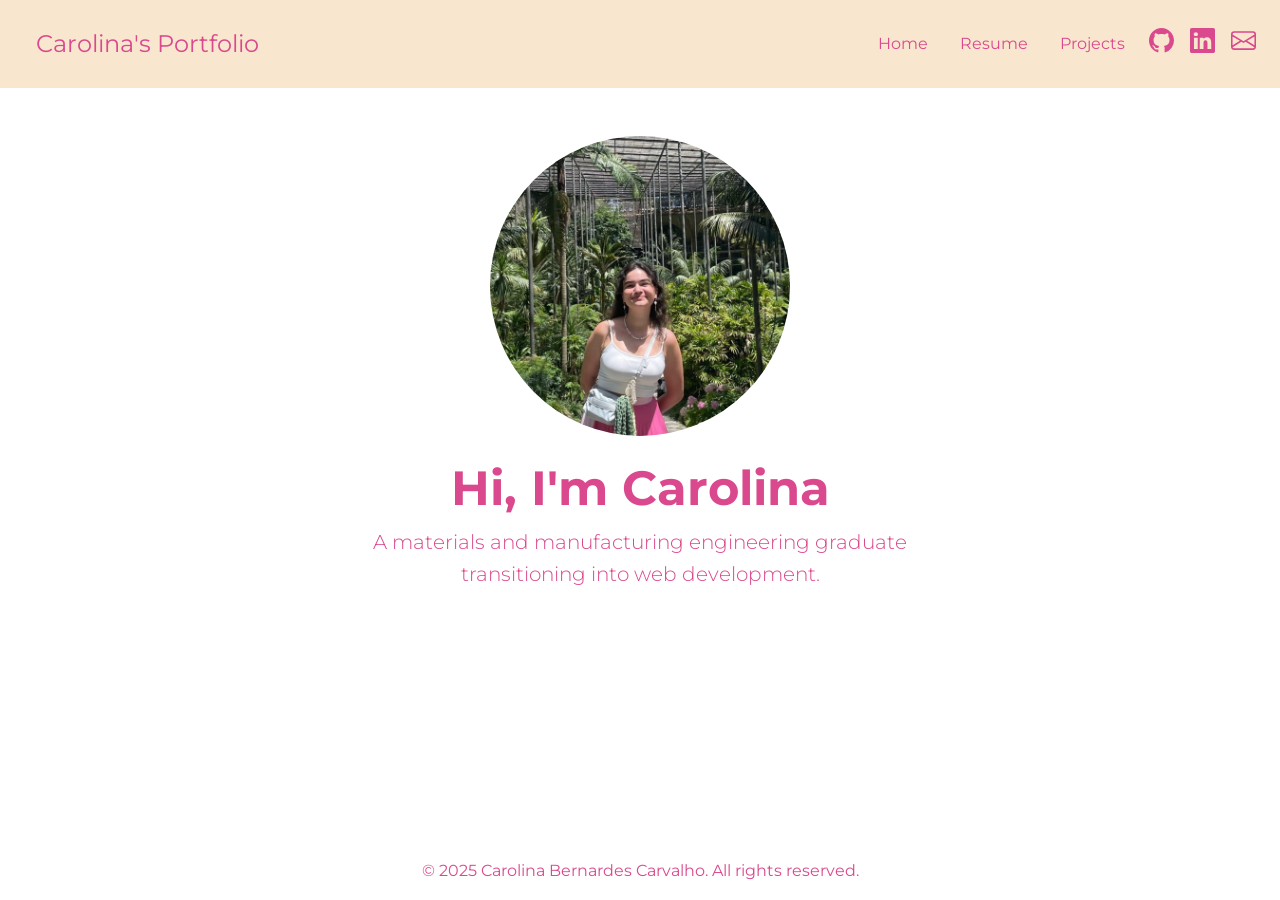
<file: index.html>
<!DOCTYPE html>
<html lang="en">
  <head>
    <meta charset="UTF-8" />
    <meta name="viewport" content="width=device-width, initial-scale=1.0" />
    <title>Carolina Sofia | Front-End Developer Portfolio</title>
    <meta
      name="description"
      content="Hi! I'm Carolina Sofia, a front-end developer looking for exciting projects to work on. Check out my past projects!"
    />

    <link rel="stylesheet" href="styles.css" />
    <link
      href="https://cdn.jsdelivr.net/npm/bootstrap@5.3.3/dist/css/bootstrap.min.css"
      rel="stylesheet"
      integrity="sha384-QWTKZyjpPEjISv5WaRU9OFeRpok6YctnYmDr5pNlyT2bRjXh0JMhjY6hW+ALEwIH"
      crossorigin="anonymous"
    />
    <!-- Montserrat-->
    <link rel="preconnect" href="https://fonts.googleapis.com" />
    <link rel="preconnect" href="https://fonts.gstatic.com" crossorigin />
    <link
      href="https://fonts.googleapis.com/css2?family=Montserrat:ital,wght@0,100..900;1,100..900&display=swap"
      rel="stylesheet"
    />
  </head>
  <body class="d-flex flex-column min-vh-100">
    <!-- Header -->
    <header
      class="custom-header d-flex flex-wrap justify-content-center py-4 pb-4 px-3"
    >
      <a
        href="/"
        class="d-flex align-items-center mb-3 mb-md-0 me-md-auto link-body-emphasis text-decoration-none"
      >
        <span class="fs-4">Carolina's Portfolio</span>
      </a>
      <ul class="nav nav-pills">
        <li class="nav-item">
          <a href="/" class="nav-link" aria-current="page">Home</a>
        </li>
        <li class="nav-item">
          <a href="/pages/resume.html" class="nav-link">Resume</a>
        </li>
        <li class="nav-item">
          <a href="/pages/projects/" class="nav-link">Projects</a>
        </li>
        <li class="nav-item">
          <!-- GitHub Badge -->

          <a
            href="https://github.com/Carolina-Sofia"
            target="_blank"
            class="nav-link py-1 px-2"
          >
            <svg
              xmlns="http://www.w3.org/2000/svg"
              width="25"
              height="25"
              fill="currentColor"
              class="bi bi-github"
              viewBox="0 0 16 16"
            >
              <path
                d="M8 0C3.58 0 0 3.58 0 8c0 3.54 2.29 6.53 5.47 7.59.4.07.55-.17.55-.38 0-.19-.01-.82-.01-1.49-2.01.37-2.53-.49-2.69-.94-.09-.23-.48-.94-.82-1.13-.28-.15-.68-.52-.01-.53.63-.01 1.08.58 1.23.82.72 1.21 1.87.87 2.33.66.07-.52.28-.87.51-1.07-1.78-.2-3.64-.89-3.64-3.95 0-.87.31-1.59.82-2.15-.08-.2-.36-1.02.08-2.12 0 0 .67-.21 2.2.82.64-.18 1.32-.27 2-.27s1.36.09 2 .27c1.53-1.04 2.2-.82 2.2-.82.44 1.1.16 1.92.08 2.12.51.56.82 1.27.82 2.15 0 3.07-1.87 3.75-3.65 3.95.29.25.54.73.54 1.48 0 1.07-.01 1.93-.01 2.2 0 .21.15.46.55.38A8.01 8.01 0 0 0 16 8c0-4.42-3.58-8-8-8"
              />
            </svg>
          </a>
        </li>
        <li class="nav-item">
          <!-- Linkedin Badge -->
          <a
            href="https://www.linkedin.com/in/carolina-bernardes-carvalho-62674b179"
            target="_blank"
            class="nav-link py-1 px-2"
          >
            <svg
              xmlns="http://www.w3.org/2000/svg"
              width="25"
              height="25"
              fill="currentColor"
              class="bi bi-linkedin"
              viewBox="0 0 16 16"
            >
              <path
                d="M0 1.146C0 .513.526 0 1.175 0h13.65C15.474 0 16 .513 16 1.146v13.708c0 .633-.526 1.146-1.175 1.146H1.175C.526 16 0 15.487 0 14.854zm4.943 12.248V6.169H2.542v7.225zm-1.2-8.212c.837 0 1.358-.554 1.358-1.248-.015-.709-.52-1.248-1.342-1.248S2.4 3.226 2.4 3.934c0 .694.521 1.248 1.327 1.248zm4.908 8.212V9.359c0-.216.016-.432.08-.586.173-.431.568-.878 1.232-.878.869 0 1.216.662 1.216 1.634v3.865h2.401V9.25c0-2.22-1.184-3.252-2.764-3.252-1.274 0-1.845.7-2.165 1.193v.025h-.016l.016-.025V6.169h-2.4c.03.678 0 7.225 0 7.225z"
              />
            </svg>
          </a>
        </li>
        <li class="nav-item">
          <!-- Email Link -->
          <a
            href="mailto:bycarolinasofia@gmail.com"
            target="_blank"
            class="nav-link py-1 px-2"
          >
            <svg
              xmlns="http://www.w3.org/2000/svg"
              width="25"
              height="25"
              fill="currentColor"
              class="bi bi-envelope"
              viewBox="0 0 16 16"
            >
              <path
                d="M0 4a2 2 0 0 1 2-2h12a2 2 0 0 1 2 2v8a2 2 0 0 1-2 2H2a2 2 0 0 1-2-2zm2-1a1 1 0 0 0-1 1v.217l7 4.2 7-4.2V4a1 1 0 0 0-1-1zm13 2.383-4.708 2.825L15 11.105zm-.034 6.876-5.64-3.471L8 9.583l-1.326-.795-5.64 3.47A1 1 0 0 0 2 13h12a1 1 0 0 0 .966-.741M1 11.105l4.708-2.897L1 5.383z"
              />
            </svg>
          </a>
        </li>
      </ul>
    </header>

    <!-- Hero -->
    <div class="px-4 py-5 text-center">
      <img
        class="d-block mx-auto mb-4 profile-pic"
        alt="profile picture"
        width="300"
        src="/images/me.jpeg"
      />
      <h1 class="hi display-5 fw-bold">Hi, I'm Carolina</h1>
      <div class="col-lg-6 mx-auto">
        <p class="lead mb-4">
          A materials and manufacturing engineering graduate transitioning into
          web development.
        </p>
      </div>
    </div>

    <!-- Carrossel -->
    <div id="myCarousel" class="carousel slide">
      <div class="carousel-indicators">
        <button
          type="button"
          data-bs-target="#carouselExampleCaptions"
          data-bs-slide-to="0"
          class="active"
          aria-current="true"
          aria-label="Slide 1"
        ></button>
        <button
          type="button"
          data-bs-target="#carouselExampleCaptions"
          data-bs-slide-to="1"
          aria-label="Slide 2"
        ></button>
        <button
          type="button"
          data-bs-target="#carouselExampleCaptions"
          data-bs-slide-to="2"
          aria-label="Slide 3"
        ></button>
      </div>
      <div class="carousel-inner">
        <div class="carousel-item active">
          <!-- <img src="..." class="d-block w-100" alt="..."> -->
          <div class="carousel-caption d-none d-md-block">
            <h5>First slide label</h5>
            <p>Some representative placeholder content for the first slide.</p>
          </div>
        </div>
        <div class="carousel-item">
          <!-- <img src="..." class="d-block w-100" alt="..."> -->
          <div class="carousel-caption d-none d-md-block">
            <h5>Second slide label</h5>
            <p>Some representative placeholder content for the second slide.</p>
          </div>
        </div>
        <div class="carousel-item">
          <!-- <img src="..." class="d-block w-100" alt="..."> -->
          <div class="carousel-caption d-none d-md-block">
            <h5>Third slide label</h5>
            <p>Some representative placeholder content for the third slide.</p>
          </div>
        </div>
      </div>
      <button
        class="carousel-control-prev"
        type="button"
        data-bs-target="#carouselExampleCaptions"
        data-bs-slide="prev"
      >
        <span class="carousel-control-prev-icon" aria-hidden="true"></span>
        <span class="visually-hidden">Previous</span>
      </button>
      <button
        class="carousel-control-next"
        type="button"
        data-bs-target="#carouselExampleCaptions"
        data-bs-slide="next"
      >
        <span class="carousel-control-next-icon" aria-hidden="true"></span>
        <span class="visually-hidden">Next</span>
      </button>
    </div>

    <!-- Footer -->
    <footer class="footer mt-auto py-3">
      <div class="container">
        <p class="mb-0">
          &copy; 2025 Carolina Bernardes Carvalho. All rights reserved.
        </p>
      </div>
    </footer>

    <!-- Link to External JavaScript -->
    <script src="script.js"></script>
    <!-- Bootstrap JS Bundle (includes Popper) -->
    <!-- Bootstrap JS Bundle with Popper -->
    <script src="https://cdn.jsdelivr.net/npm/bootstrap@5.3.0/dist/js/bootstrap.bundle.min.js"></script>
    <!-- Bootstrap Icons -->
    <link
      rel="stylesheet"
      href="https://cdn.jsdelivr.net/npm/bootstrap-icons@1.10.5/font/bootstrap-icons.css"
    />
  </body>
</html>
</file>
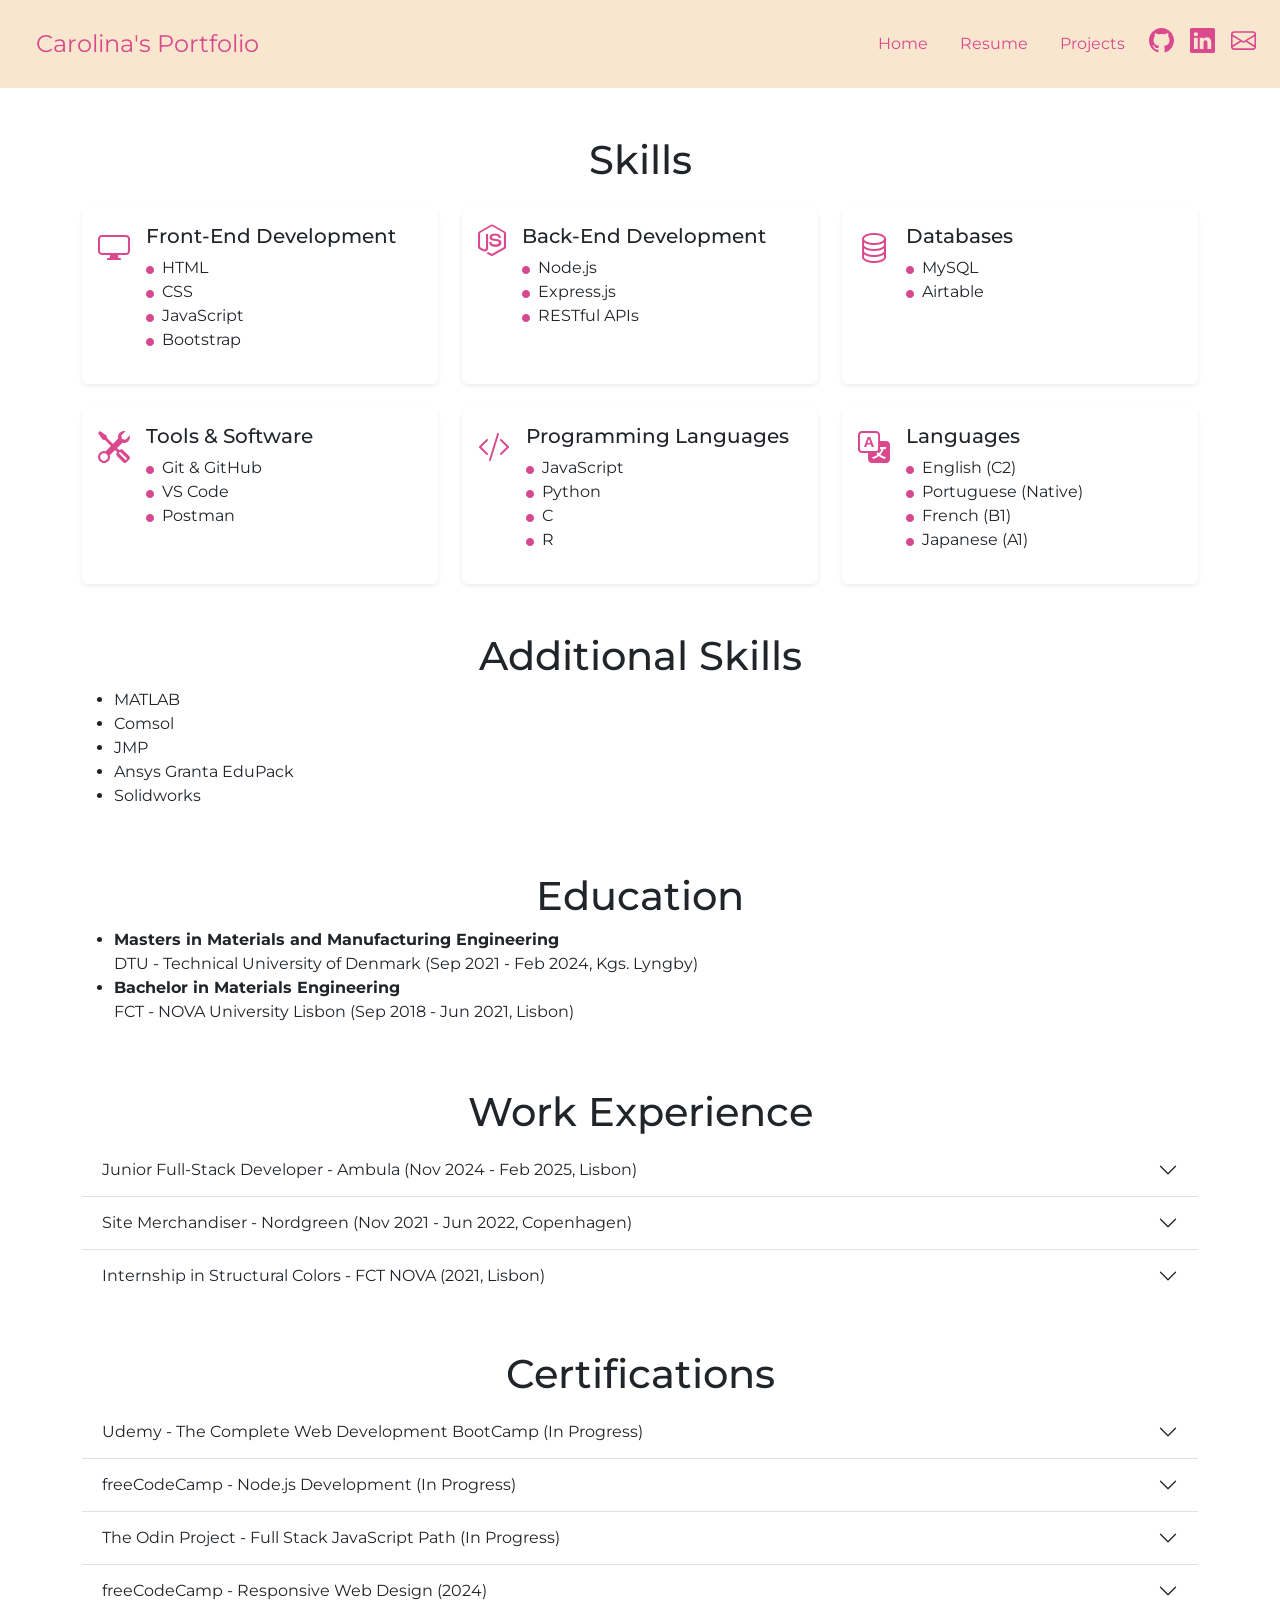
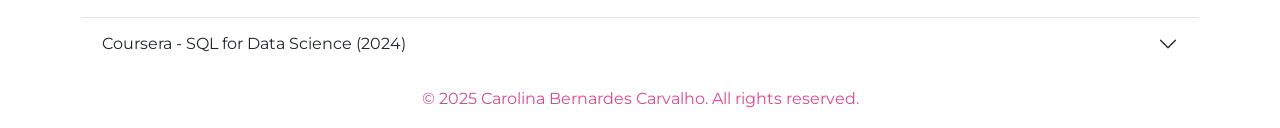
<file: pages/resume.html>
<!DOCTYPE html>
<html lang="en">
  <head>
    <meta charset="UTF-8" />
    <meta name="viewport" content="width=device-width, initial-scale=1.0" />
    <title>Carolina's Portfolio</title>
    <link rel="stylesheet" href="../styles.css" />
    <link
      href="https://cdn.jsdelivr.net/npm/bootstrap@5.3.3/dist/css/bootstrap.min.css"
      rel="stylesheet"
      integrity="sha384-QWTKZyjpPEjISv5WaRU9OFeRpok6YctnYmDr5pNlyT2bRjXh0JMhjY6hW+ALEwIH"
      crossorigin="anonymous"
    />
    <!-- Montserrat-->
    <link rel="preconnect" href="https://fonts.googleapis.com" />
    <link rel="preconnect" href="https://fonts.gstatic.com" crossorigin />
    <link
      href="https://fonts.googleapis.com/css2?family=Montserrat:ital,wght@0,100..900;1,100..900&display=swap"
      rel="stylesheet"
    />
    <!-- Font Awesome CDN -->
    <link
      rel="stylesheet"
      href="https://cdnjs.cloudflare.com/ajax/libs/font-awesome/6.4.0/css/all.min.css"
      integrity="sha512-pVhPLO4+..."
      crossorigin="anonymous"
      referrerpolicy="no-referrer"
    />
  </head>
  <body class="d-flex flex-column min-vh-100">
    <!-- Header -->
    <header
      class="custom-header d-flex flex-wrap justify-content-center py-4 pb-4 px-3"
    >
      <a
        href="/"
        class="d-flex align-items-center mb-3 mb-md-0 me-md-auto link-body-emphasis text-decoration-none"
      >
        <span class="fs-4">Carolina's Portfolio</span>
      </a>
      <ul class="nav nav-pills">
        <li class="nav-item">
          <a href="/" class="nav-link" aria-current="page">Home</a>
        </li>
        <li class="nav-item">
          <a href="/pages/resume.html" class="nav-link">Resume</a>
        </li>
        <li class="nav-item">
          <a href="/pages/projects/" class="nav-link">Projects</a>
        </li>
        <li class="nav-item">
          <!-- GitHub Badge -->

          <a
            href="https://github.com/Carolina-Sofia"
            target="_blank"
            class="nav-link py-1 px-2"
          >
            <svg
              xmlns="http://www.w3.org/2000/svg"
              width="25"
              height="25"
              fill="currentColor"
              class="bi bi-github"
              viewBox="0 0 16 16"
            >
              <path
                d="M8 0C3.58 0 0 3.58 0 8c0 3.54 2.29 6.53 5.47 7.59.4.07.55-.17.55-.38 0-.19-.01-.82-.01-1.49-2.01.37-2.53-.49-2.69-.94-.09-.23-.48-.94-.82-1.13-.28-.15-.68-.52-.01-.53.63-.01 1.08.58 1.23.82.72 1.21 1.87.87 2.33.66.07-.52.28-.87.51-1.07-1.78-.2-3.64-.89-3.64-3.95 0-.87.31-1.59.82-2.15-.08-.2-.36-1.02.08-2.12 0 0 .67-.21 2.2.82.64-.18 1.32-.27 2-.27s1.36.09 2 .27c1.53-1.04 2.2-.82 2.2-.82.44 1.1.16 1.92.08 2.12.51.56.82 1.27.82 2.15 0 3.07-1.87 3.75-3.65 3.95.29.25.54.73.54 1.48 0 1.07-.01 1.93-.01 2.2 0 .21.15.46.55.38A8.01 8.01 0 0 0 16 8c0-4.42-3.58-8-8-8"
              />
            </svg>
          </a>
        </li>
        <li class="nav-item">
          <!-- Linkedin Badge -->
          <a
            href="https://www.linkedin.com/in/carolina-bernardes-carvalho-62674b179"
            target="_blank"
            class="nav-link py-1 px-2"
          >
            <svg
              xmlns="http://www.w3.org/2000/svg"
              width="25"
              height="25"
              fill="currentColor"
              class="bi bi-linkedin"
              viewBox="0 0 16 16"
            >
              <path
                d="M0 1.146C0 .513.526 0 1.175 0h13.65C15.474 0 16 .513 16 1.146v13.708c0 .633-.526 1.146-1.175 1.146H1.175C.526 16 0 15.487 0 14.854zm4.943 12.248V6.169H2.542v7.225zm-1.2-8.212c.837 0 1.358-.554 1.358-1.248-.015-.709-.52-1.248-1.342-1.248S2.4 3.226 2.4 3.934c0 .694.521 1.248 1.327 1.248zm4.908 8.212V9.359c0-.216.016-.432.08-.586.173-.431.568-.878 1.232-.878.869 0 1.216.662 1.216 1.634v3.865h2.401V9.25c0-2.22-1.184-3.252-2.764-3.252-1.274 0-1.845.7-2.165 1.193v.025h-.016l.016-.025V6.169h-2.4c.03.678 0 7.225 0 7.225z"
              />
            </svg>
          </a>
        </li>
        <li class="nav-item">
          <!-- Email Link -->
          <a
            href="mailto:bycarolinasofia@gmail.com"
            target="_blank"
            class="nav-link py-1 px-2"
          >
            <svg
              xmlns="http://www.w3.org/2000/svg"
              width="25"
              height="25"
              fill="currentColor"
              class="bi bi-envelope"
              viewBox="0 0 16 16"
            >
              <path
                d="M0 4a2 2 0 0 1 2-2h12a2 2 0 0 1 2 2v8a2 2 0 0 1-2 2H2a2 2 0 0 1-2-2zm2-1a1 1 0 0 0-1 1v.217l7 4.2 7-4.2V4a1 1 0 0 0-1-1zm13 2.383-4.708 2.825L15 11.105zm-.034 6.876-5.64-3.471L8 9.583l-1.326-.795-5.64 3.47A1 1 0 0 0 2 13h12a1 1 0 0 0 .966-.741M1 11.105l4.708-2.897L1 5.383z"
              />
            </svg>
          </a>
        </li>
      </ul>
    </header>

    <main>
      <section class="container-sm pt-5">
        <h1 class="mb-4 text-center">Skills</h1>

        <!-- Skills Grid -->
        <div class="row g-4">
          <!-- Front-End Development -->
          <div class="col-12 col-md-6 col-lg-4">
            <div class="card h-100 border-0 shadow-sm">
              <div class="card-body d-flex">
                <i class="bi bi-display me-3 skill-icon" aria-hidden="true"></i>
                <div>
                  <h5 class="card-title">Front-End Development</h5>
                  <ul class="list-unstyled">
                    <li>
                      <i
                        class="bi bi-circle-fill me-2 sub-item-icon"
                        aria-hidden="true"
                      ></i
                      >HTML
                    </li>
                    <li>
                      <i
                        class="bi bi-circle-fill me-2 sub-item-icon"
                        aria-hidden="true"
                      ></i
                      >CSS
                    </li>
                    <li>
                      <i
                        class="bi bi-circle-fill me-2 sub-item-icon"
                        aria-hidden="true"
                      ></i
                      >JavaScript
                    </li>
                    <li>
                      <i
                        class="bi bi-circle-fill me-2 sub-item-icon"
                        aria-hidden="true"
                      ></i
                      >Bootstrap
                    </li>
                  </ul>
                </div>
              </div>
            </div>
          </div>

          <!-- Back-End Development -->
          <div class="col-12 col-md-6 col-lg-4">
            <div class="card h-100 border-0 shadow-sm">
              <div class="card-body d-flex">
                <i
                  class="fab fa-node-js me-3 skill-icon"
                  aria-hidden="true"
                ></i>
                <div>
                  <h5 class="card-title">Back-End Development</h5>
                  <ul class="list-unstyled">
                    <li>
                      <i
                        class="bi bi-circle-fill me-2 sub-item-icon"
                        aria-hidden="true"
                      ></i
                      >Node.js
                    </li>
                    <li>
                      <i
                        class="bi bi-circle-fill me-2 sub-item-icon"
                        aria-hidden="true"
                      ></i
                      >Express.js
                    </li>
                    <li>
                      <i
                        class="bi bi-circle-fill me-2 sub-item-icon"
                        aria-hidden="true"
                      ></i
                      >RESTful APIs
                    </li>
                  </ul>
                </div>
              </div>
            </div>
          </div>

          <!-- Databases -->
          <div class="col-12 col-md-6 col-lg-4">
            <div class="card h-100 border-0 shadow-sm">
              <div class="card-body d-flex">
                <i
                  class="bi bi-database me-3 skill-icon"
                  aria-hidden="true"
                ></i>
                <div>
                  <h5 class="card-title">Databases</h5>
                  <ul class="list-unstyled">
                    <li>
                      <i
                        class="bi bi-circle-fill me-2 sub-item-icon"
                        aria-hidden="true"
                      ></i
                      >MySQL
                    </li>
                    <li>
                      <i
                        class="bi bi-circle-fill me-2 sub-item-icon"
                        aria-hidden="true"
                      ></i
                      >Airtable
                    </li>
                  </ul>
                </div>
              </div>
            </div>
          </div>

          <!-- Tools & Software -->
          <div class="col-12 col-md-6 col-lg-4">
            <div class="card h-100 border-0 shadow-sm">
              <div class="card-body d-flex">
                <i class="bi bi-tools me-3 skill-icon" aria-hidden="true"></i>
                <div>
                  <h5 class="card-title">Tools & Software</h5>
                  <ul class="list-unstyled">
                    <li>
                      <i
                        class="bi bi-circle-fill me-2 sub-item-icon"
                        aria-hidden="true"
                      ></i
                      >Git & GitHub
                    </li>
                    <li>
                      <i
                        class="bi bi-circle-fill me-2 sub-item-icon"
                        aria-hidden="true"
                      ></i
                      >VS Code
                    </li>
                    <li>
                      <i
                        class="bi bi-circle-fill me-2 sub-item-icon"
                        aria-hidden="true"
                      ></i
                      >Postman
                    </li>
                  </ul>
                </div>
              </div>
            </div>
          </div>

          <!-- Programming Languages -->
          <div class="col-12 col-md-6 col-lg-4">
            <div class="card h-100 border-0 shadow-sm">
              <div class="card-body d-flex">
                <i
                  class="bi bi-code-slash me-3 skill-icon"
                  aria-hidden="true"
                ></i>
                <div>
                  <h5 class="card-title">Programming Languages</h5>
                  <ul class="list-unstyled">
                    <li>
                      <i
                        class="bi bi-circle-fill me-2 sub-item-icon"
                        aria-hidden="true"
                      ></i
                      >JavaScript
                    </li>
                    <li>
                      <i
                        class="bi bi-circle-fill me-2 sub-item-icon"
                        aria-hidden="true"
                      ></i
                      >Python
                    </li>
                    <li>
                      <i
                        class="bi bi-circle-fill me-2 sub-item-icon"
                        aria-hidden="true"
                      ></i
                      >C
                    </li>
                    <li>
                      <i
                        class="bi bi-circle-fill me-2 sub-item-icon"
                        aria-hidden="true"
                      ></i
                      >R
                    </li>
                  </ul>
                </div>
              </div>
            </div>
          </div>

          <!-- Languages -->
          <div class="col-12 col-md-6 col-lg-4">
            <div class="card h-100 border-0 shadow-sm">
              <div class="card-body d-flex">
                <i
                  class="bi bi-translate me-3 skill-icon"
                  aria-hidden="true"
                ></i>
                <div>
                  <h5 class="card-title">Languages</h5>
                  <ul class="list-unstyled">
                    <li>
                      <i
                        class="bi bi-circle-fill me-2 sub-item-icon"
                        aria-hidden="true"
                      ></i
                      >English (C2)
                    </li>
                    <li>
                      <i
                        class="bi bi-circle-fill me-2 sub-item-icon"
                        aria-hidden="true"
                      ></i
                      >Portuguese (Native)
                    </li>
                    <li>
                      <i
                        class="bi bi-circle-fill me-2 sub-item-icon"
                        aria-hidden="true"
                      ></i
                      >French (B1)
                    </li>
                    <li>
                      <i
                        class="bi bi-circle-fill me-2 sub-item-icon"
                        aria-hidden="true"
                      ></i
                      >Japanese (A1)
                    </li>
                  </ul>
                </div>
              </div>
            </div>
          </div>
        </div>
      </section>

      <section class="container-sm pt-5">
        <h1>Additional Skills</h1>
        <ul>
          <li>MATLAB</li>
          <li>Comsol</li>
          <li>JMP</li>
          <li>Ansys Granta EduPack</li>
          <li>Solidworks</li>
        </ul>
      </section>

      <section class="container-sm pt-5">
        <h1>Education</h1>
        <ul>
          <li>
            <strong>Masters in Materials and Manufacturing Engineering</strong
            ><br />
            DTU - Technical University of Denmark (Sep 2021 - Feb 2024, Kgs.
            Lyngby)
          </li>
          <li>
            <strong>Bachelor in Materials Engineering</strong><br />
            FCT - NOVA University Lisbon (Sep 2018 - Jun 2021, Lisbon)
          </li>
        </ul>
      </section>

      <section class="container-sm pt-5">
        <h1>Work Experience</h1>
        <div class="accordion accordion-flush" id="accordionFlushExample">
          <div class="accordion-item">
            <h2 class="accordion-header">
              <button
                class="accordion-button collapsed"
                type="button"
                data-bs-toggle="collapse"
                data-bs-target="#flush-collapseThree"
                aria-expanded="false"
                aria-controls="flush-collapseThree"
              >
                Junior Full-Stack Developer - Ambula (Nov 2024 - Feb 2025,
                Lisbon)
              </button>
            </h2>
            <div
              id="flush-collapseThree"
              class="accordion-collapse collapse"
              data-bs-parent="#accordionFlushExample"
            >
              <div class="accordion-body">
                <ul>
                  <li>
                    <strong>Developed Multi-Step Web Applications:</strong>
                    Designed and implemented multi-step forms using EJS
                    templating with Express.js, ensuring seamless user
                    experiences.
                  </li>
                  <li>
                    <strong>API Integration:</strong> Integrated Airtable for
                    backend data management and utilized Google Maps APIs for
                    dynamic distance and pricing calculations.
                  </li>
                  <li>
                    <strong>Client-Side Scripting:</strong> Implemented dynamic
                    front-end functionalities with JavaScript, enhancing
                    interactivity and responsiveness.
                  </li>
                  <li>
                    <strong>Session Management:</strong> Managed user sessions
                    to maintain state across multiple steps, ensuring data
                    persistence and reliability.
                  </li>
                  <li>
                    <strong>Version Control:</strong> Utilized Git for version
                    control, maintaining code integrity and facilitating
                    collaborative workflows.
                  </li>
                  <li>
                    <strong>Rapid Learning and Implementation:</strong>
                    Successfully built and deployed a fully functional
                    multi-step form application within two months, demonstrating
                    quick adaptation to new technologies and frameworks.
                  </li>
                </ul>
              </div>
            </div>
          </div>
          <div class="accordion-item">
            <h2 class="accordion-header">
              <button
                class="accordion-button collapsed"
                type="button"
                data-bs-toggle="collapse"
                data-bs-target="#flush-collapseOne"
                aria-expanded="false"
                aria-controls="flush-collapseOne"
              >
                Site Merchandiser - Nordgreen (Nov 2021 - Jun 2022, Copenhagen)
              </button>
            </h2>
            <div
              id="flush-collapseOne"
              class="accordion-collapse collapse"
              data-bs-parent="#accordionFlushExample"
            >
              <div class="accordion-body">
                <ul>
                  <li>
                    Monitored, maintained, and optimized the website using
                    Shopify and Amazon.
                  </li>
                  <li>
                    Assisted in marketing campaigns, product launches, and price
                    management.
                  </li>
                  <li>
                    Developed interest in front-end development through UX and
                    interface design experience.
                  </li>
                </ul>
              </div>
            </div>
          </div>
          <div class="accordion-item">
            <h2 class="accordion-header">
              <button
                class="accordion-button collapsed"
                type="button"
                data-bs-toggle="collapse"
                data-bs-target="#flush-collapseTwo"
                aria-expanded="false"
                aria-controls="flush-collapseTwo"
              >
                Internship in Structural Colors - FCT NOVA (2021, Lisbon)
              </button>
            </h2>
            <div
              id="flush-collapseTwo"
              class="accordion-collapse collapse"
              data-bs-parent="#accordionFlushExample"
            >
              <div class="accordion-body">
                <ul>
                  <li>
                    Developed independent working skills in laboratory
                    environments.
                  </li>
                  <li>
                    Gained experience in scientific research methodologies and
                    advanced material sciences.
                  </li>
                </ul>
              </div>
            </div>
          </div>
        </div>
      </section>

      <section class="container-sm pt-5">
        <h1>Certifications</h1>
        <div class="accordion accordion-flush" id="accordionFlushEducation">
          <!-- Udemy - The Complete Web Development BootCamp -->
          <div class="accordion-item">
            <h2 class="accordion-header" id="flush-headingUdemy">
              <button
                class="accordion-button collapsed"
                type="button"
                data-bs-toggle="collapse"
                data-bs-target="#flush-collapseUdemy"
                aria-expanded="false"
                aria-controls="flush-collapseUdemy"
              >
                Udemy - The Complete Web Development BootCamp (In Progress)
              </button>
            </h2>
            <div
              id="flush-collapseUdemy"
              class="accordion-collapse collapse"
              aria-labelledby="flush-headingUdemy"
              data-bs-parent="#accordionFlushEducation"
            >
              <div class="accordion-body">
                <ul>
                  <li>
                    Mastering front-end frameworks and libraries such as
                    React.js and Bootstrap.
                  </li>
                  <li>
                    Developing back-end skills using Node.js and Express.js,
                    integrating APIs and managing databases.
                  </li>
                  <li>
                    Implementing RESTful APIs and integrating third-party
                    services to enhance application functionality.
                  </li>

                  <li>
                    Utilizing version control systems like Git and platforms
                    such as GitHub for collaborative development and code
                    management.
                  </li>

                  <li>
                    Optimizing application performance and implementing best
                    practices for code maintainability and scalability.
                  </li>
                  <li>
                    Conducting thorough debugging and testing to ensure robust
                    and error-free applications.
                  </li>
                  <li>
                    Leveraging modern JavaScript features (ES6+) for cleaner and
                    more efficient code.
                  </li>
                  <li>
                    Understanding and applying responsive design principles to
                    ensure cross-device compatibility.
                  </li>
                </ul>
              </div>
            </div>
          </div>

          <!-- Node.js Course Accordion Item -->
          <div class="accordion-item">
            <h2 class="accordion-header" id="flush-headingNodeJS">
              <button
                class="accordion-button collapsed"
                type="button"
                data-bs-toggle="collapse"
                data-bs-target="#flush-collapseNodeJS"
                aria-expanded="false"
                aria-controls="flush-collapseNodeJS"
              >
                freeCodeCamp - Node.js Development (In Progress)
              </button>
            </h2>
            <div
              id="flush-collapseNodeJS"
              class="accordion-collapse collapse"
              aria-labelledby="flush-headingNodeJS"
              data-bs-parent="#accordionFlushEducation"
            >
              <div class="accordion-body">
                <ul>
                  <li>
                    Building scalable backend applications using Node.js and
                    Express.js.
                  </li>
                  <li>
                    Implementing RESTful APIs and integrating third-party
                    services.
                  </li>
                  <li>Managing databases with MongoDB and Mongoose.</li>
                  <li>
                    Ensuring application security with authentication and
                    authorization techniques.
                  </li>
                  <li>
                    Deploying Node.js applications to cloud platforms like
                    Heroku and AWS.
                  </li>
                  <li>
                    Utilizing asynchronous programming, Promises, and
                    async/await for efficient code execution.
                  </li>
                  <li>
                    Leveraging tools and libraries such as Nodemon, ESLint, and
                    PM2 for development and production environments.
                  </li>
                  <li>
                    Working with real-time data using WebSockets and Socket.io.
                  </li>
                </ul>
              </div>
            </div>
          </div>

          <div class="accordion-item">
            <h2 class="accordion-header" id="flush-headingOdin">
              <button
                class="accordion-button collapsed"
                type="button"
                data-bs-toggle="collapse"
                data-bs-target="#flush-collapseOdin"
                aria-expanded="false"
                aria-controls="flush-collapseOdin"
              >
                The Odin Project - Full Stack JavaScript Path (In Progress)
              </button>
            </h2>
            <div
              id="flush-collapseOdin"
              class="accordion-collapse collapse"
              aria-labelledby="flush-headingOdin"
              data-bs-parent="#accordionFlushEducation"
            >
              <div class="accordion-body">
                <ul>
                  <li>
                    Currently completing exercises in HTML, CSS, and JavaScript,
                    focusing on building responsive layouts and interactive web
                    pages.
                  </li>
                </ul>
              </div>
            </div>
          </div>

          <!-- freeCodeCamp - Responsive Web Design -->
          <div class="accordion-item">
            <h2 class="accordion-header" id="flush-headingFreeCodeCamp">
              <button
                class="accordion-button collapsed"
                type="button"
                data-bs-toggle="collapse"
                data-bs-target="#flush-collapseFreeCodeCamp"
                aria-expanded="false"
                aria-controls="flush-collapseFreeCodeCamp"
              >
                freeCodeCamp - Responsive Web Design (2024)
              </button>
            </h2>
            <div
              id="flush-collapseFreeCodeCamp"
              class="accordion-collapse collapse"
              aria-labelledby="flush-headingFreeCodeCamp"
              data-bs-parent="#accordionFlushEducation"
            >
              <div class="accordion-body">
                <ul>
                  <li>
                    Developed proficiency in HTML, CSS, and responsive design
                    (Flexbox, CSS Grid).
                  </li>
                </ul>
              </div>
            </div>
          </div>

          <!-- Coursera - SQL for Data Science -->
          <div class="accordion-item">
            <h2 class="accordion-header" id="flush-headingCoursera">
              <button
                class="accordion-button collapsed"
                type="button"
                data-bs-toggle="collapse"
                data-bs-target="#flush-collapseCoursera"
                aria-expanded="false"
                aria-controls="flush-collapseCoursera"
              >
                Coursera - SQL for Data Science (2024)
              </button>
            </h2>
            <div
              id="flush-collapseCoursera"
              class="accordion-collapse collapse"
              aria-labelledby="flush-headingCoursera"
              data-bs-parent="#accordionFlushEducation"
            >
              <div class="accordion-body">
                <ul>
                  <li>
                    Acquired foundational SQL skills for data querying,
                    filtering, aggregation, and extracting insights from
                    relational databases.
                  </li>
                </ul>
              </div>
            </div>
          </div>
        </div>
      </section>
    </main>

    <!-- Footer -->
    <footer class="footer mt-auto py-3">
      <div class="container">
        <p class="mb-0">
          &copy; 2025 Carolina Bernardes Carvalho. All rights reserved.
        </p>
      </div>
    </footer>

    <!-- Bootstrap JS Bundle with Popper -->
    <script src="https://cdn.jsdelivr.net/npm/bootstrap@5.3.0/dist/js/bootstrap.bundle.min.js"></script>
    <!-- Bootstrap Icons -->
    <link
      rel="stylesheet"
      href="https://cdn.jsdelivr.net/npm/bootstrap-icons@1.10.5/font/bootstrap-icons.css"
    />
  </body>
</html>
</file>
<file: styles.css>
/* ---------------------------------------------
         RESET & GLOBAL VARIABLES
--------------------------------------------- */
:root {
  --background-color: #f9e6cf;
  --orange: #fac67a;
  --pink: #da498d;
  --purple: #69247c;
}

body {
  font-family: "Montserrat", serif !important;
  font-optical-sizing: auto;
  font-weight: 100;
  font-style: normal;
  color: var(--pink);
}

/* ---------------------------------------------
                TYPOGRAPHY
--------------------------------------------- */
h1,
h2,
h3,
p {
  line-height: 1.6;
  color: var(--pink);
  text-align: center;
}

h1 {
  font-size: 20px;
  font-weight: 700;
}

h2 {
  font-size: 20px;
  font-weight: bold;
}

h3 {
  font-size: 16px;
  margin-top: 20px;
  margin-bottom: 10px;
  font-weight: 700;
}

/* ---------------------------------------------
              Header Styles
--------------------------------------------- */

.custom-header {
  border: var(--purple);
  background-color: var(--background-color);
}

/* Navigation Links - Normal State */
.custom-header .nav-link {
  color: var(--pink);
}

/* Navigation Links - Hover State */
.custom-header .nav-link:hover {
  color: var(--purple);
}

/* Adjust the title text color */
.custom-header a .fs-4 {
  color: var(--pink);
}

/* Home Button */
.nav-pills .nav-link.active {
  color: var(--background-color) !important;
  background-color: var(--pink) !important;
}

/* Home Button - Hover State */
.nav-pills .nav-link.active:hover {
  color: var(--background-color) !important;
  background-color: var(--purple) !important;
}

/* ---------------------------------------------
              Hero Styles
--------------------------------------------- */
.hi {
  color: var(--pink);
}

.profile-pic {
  border-radius: 50%;
}

body > header > a > span {
  margin-left: 20px;
}

.sub-item-icon {
  font-size: 0.5rem;
  color: var(--pink) !important; /* Replace with your desired color code */
}

/* Double check */
.section-title {
  border-bottom: 2px solid #343a40;
  padding-bottom: 10px;
  margin-bottom: 20px;
  color: #343a40;
}
.icon {
  margin-right: 8px;
}

/* Skill Category Icons */
.skill-icon {
  font-size: 2rem;
  color: var(--pink);
  transition: color 0.3s ease;
}

.skill-icon:hover {
  color: #0b5ed7; /* Darker shade on hover */
}

/* Sub-Item Icons */
.sub-item-icon {
  font-size: 0.5rem;
  color: #0d6efd; /* Consistent with parent icon color */
}

/* Optional: Card Hover Effect */
.card:hover {
  transform: translateY(-5px);
  transition: transform 0.3s ease, box-shadow 0.3s ease;
  box-shadow: 0 8px 16px rgba(0, 0, 0, 0.2);
}

/* Optional: Adjust Card Padding */
.card-body {
  padding: 1.5rem;
}

.linkedin-button {
  display: inline-flex;
  align-items: center;
  gap: 8px;
  text-decoration: none;
  background-color: #0a66c2;
  color: white;
  font-family: "Arial", sans-serif;
  font-size: 14px;
  font-weight: bold;
  padding: 10px 15px;
  border-radius: 5px;
  transition: background-color 0.3s ease;
}

.linkedin-button:hover {
  background-color: #084594;
}

.linkedin-logo {
  width: 20px;
  height: 20px;
}

.github-corner:hover .octo-arm {
  animation: octocat-wave 560ms ease-in-out;
}

.only-bottom-sides-shadow {
  box-shadow: 0 8px 16px -4px rgba(0, 0, 0, 0.2);
}
@keyframes octocat-wave {
  0%,
  100% {
    transform: rotate(0);
  }
  20%,
  60% {
    transform: rotate(-25deg);
  }
  40%,
  80% {
    transform: rotate(10deg);
  }
}
</file>
